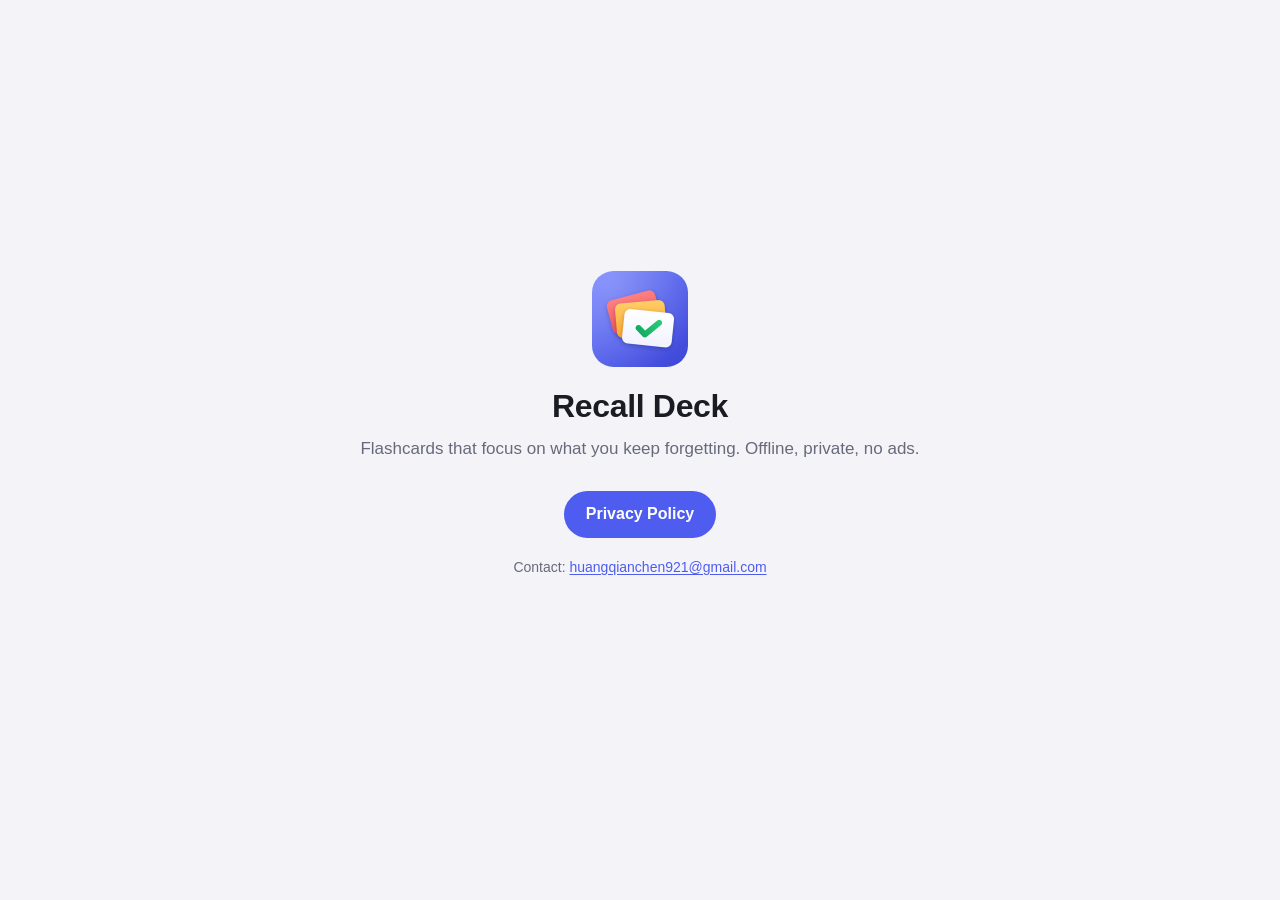
<file: index.html>
<!doctype html>
<html lang="en">
<head>
<meta charset="utf-8">
<meta name="viewport" content="width=device-width, initial-scale=1">
<title>Recall Deck</title>
<meta name="description" content="Flashcards that focus on what you keep forgetting. Offline, private, no ads.">
<link rel="icon" href="icon.png">
<link rel="stylesheet" href="style.css">
</head>
<body>
<div class="wrap home">
<main>
<img class="icon" src="icon.png" alt="" width="96" height="96">
<h1>Recall Deck</h1>
<p class="tagline">Flashcards that focus on what you keep forgetting. Offline, private, no ads.</p>
<nav class="links">
<a class="button" href="privacy/">Privacy Policy</a>
</nav>
<p class="contact">Contact: <a href="mailto:huangqianchen921@gmail.com">huangqianchen921@gmail.com</a></p>
</main>
</div>
</body>
</html>
</file>
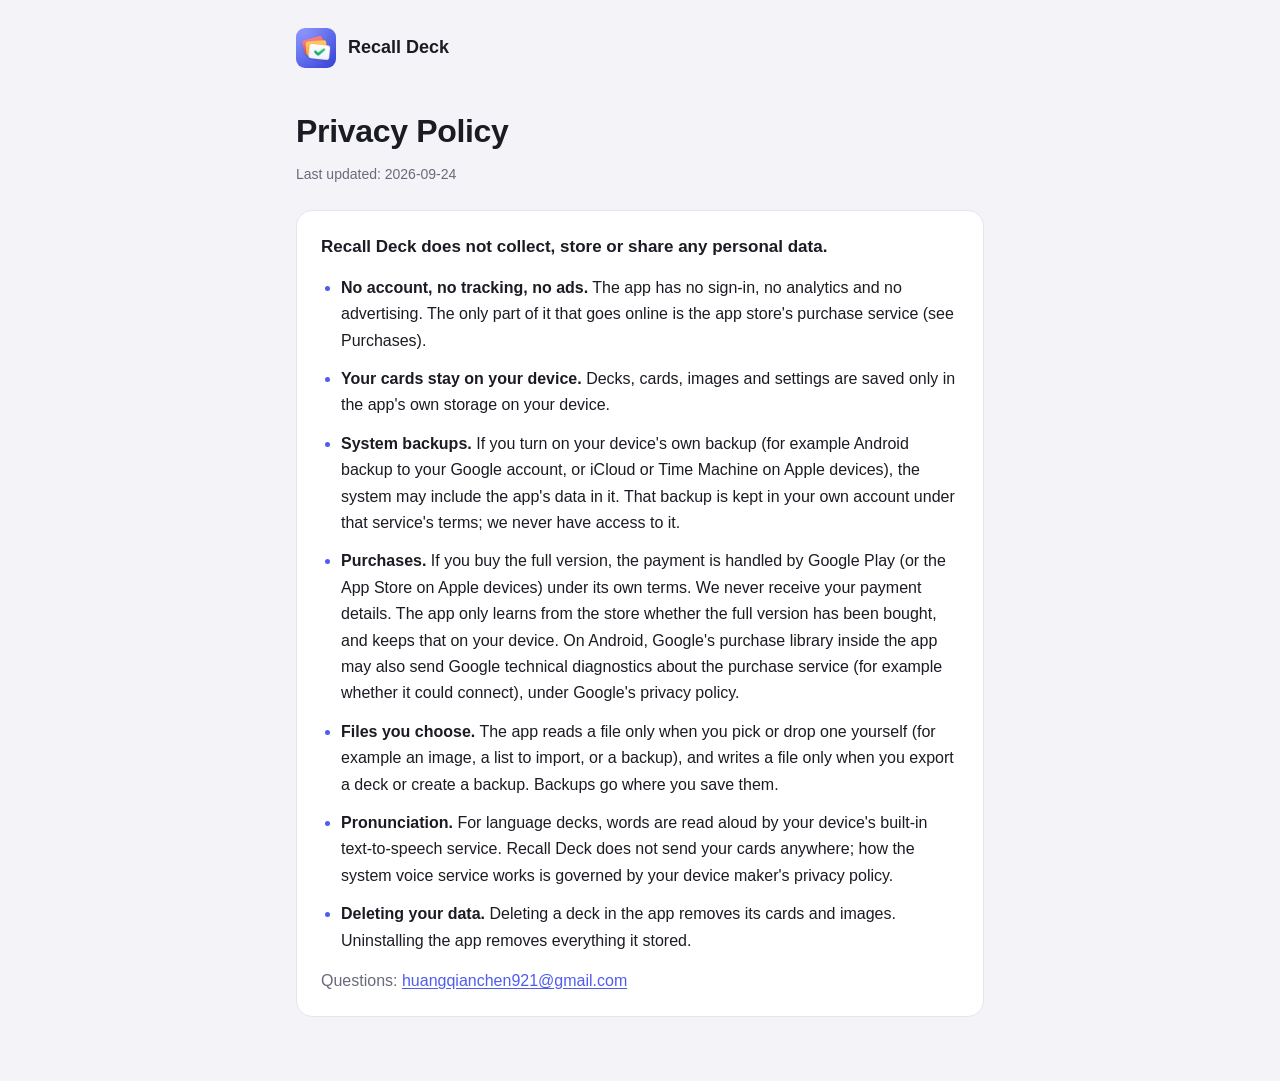
<file: privacy/index.html>
<!doctype html>
<html lang="en">
<head>
<meta charset="utf-8">
<meta name="viewport" content="width=device-width, initial-scale=1">
<title>Privacy Policy · Recall Deck</title>
<meta name="description" content="Recall Deck does not collect, store or share any personal data.">
<link rel="icon" href="../icon.png">
<link rel="stylesheet" href="../style.css">
</head>
<body>
<div class="wrap">
<header><a class="brand" href="../"><img class="icon" src="../icon.png" alt="" width="40" height="40">Recall Deck</a></header>
<main>
<h1>Privacy Policy</h1>
<p class="meta">Last updated: 2026-09-24</p>
<section>
<p class="lead">Recall Deck does not collect, store or share any personal data.</p>
<ul>
<li><strong>No account, no tracking, no ads.</strong> The app has no sign-in, no analytics and no advertising. The only part of it that goes online is the app store's purchase service (see Purchases).</li>
<li><strong>Your cards stay on your device.</strong> Decks, cards, images and settings are saved only in the app's own storage on your device.</li>
<li><strong>System backups.</strong> If you turn on your device's own backup (for example Android backup to your Google account, or iCloud or Time Machine on Apple devices), the system may include the app's data in it. That backup is kept in your own account under that service's terms; we never have access to it.</li>
<li><strong>Purchases.</strong> If you buy the full version, the payment is handled by Google Play (or the App Store on Apple devices) under its own terms. We never receive your payment details. The app only learns from the store whether the full version has been bought, and keeps that on your device. On Android, Google's purchase library inside the app may also send Google technical diagnostics about the purchase service (for example whether it could connect), under Google's privacy policy.</li>
<li><strong>Files you choose.</strong> The app reads a file only when you pick or drop one yourself (for example an image, a list to import, or a backup), and writes a file only when you export a deck or create a backup. Backups go where you save them.</li>
<li><strong>Pronunciation.</strong> For language decks, words are read aloud by your device's built-in text-to-speech service. Recall Deck does not send your cards anywhere; how the system voice service works is governed by your device maker's privacy policy.</li>
<li><strong>Deleting your data.</strong> Deleting a deck in the app removes its cards and images. Uninstalling the app removes everything it stored.</li>
</ul>
<p class="contact">Questions: <a href="mailto:huangqianchen921@gmail.com">huangqianchen921@gmail.com</a></p>
</section>
</main>
</div>
</body>
</html>
</file>
<file: style.css>
/* Colours follow the app's theme (lib/ui/theme.dart). */
:root {
  color-scheme: light;
  --bg: #f4f4f8;
  --surface: #ffffff;
  --text: #1b1c23;
  --muted: #686a7c;
  --border: #e4e4ec;
  --link: #4f5cf0;
  --button: #4f5cf0;
  --on-button: #ffffff;
}

@media (prefers-color-scheme: dark) {
  :root {
    color-scheme: dark;
    --bg: #15161c;
    --surface: #1b1c23;
    --text: #ececf1;
    --muted: #9c9eb1;
    --border: #2b2c37;
    --link: #8a94ff;
    --button: #5865f2;
    --on-button: #ffffff;
  }
}

* {
  box-sizing: border-box;
}

html {
  -webkit-text-size-adjust: 100%;
  text-size-adjust: 100%;
}

body {
  margin: 0;
  background: var(--bg);
  color: var(--text);
  font: 16px/1.65 -apple-system, BlinkMacSystemFont, "Segoe UI", Roboto, "Helvetica Neue", Arial, sans-serif;
}

a {
  color: var(--link);
  text-underline-offset: 2px;
}

.wrap {
  max-width: 720px;
  margin: 0 auto;
  padding: 28px 16px 64px;
}

.brand {
  display: inline-flex;
  align-items: center;
  gap: 12px;
  color: inherit;
  font-size: 18px;
  font-weight: 600;
  text-decoration: none;
}

.icon {
  display: block;
  width: 40px;
  height: 40px;
  border-radius: 22.5%;
}

h1 {
  margin: 36px 0 0;
  font-size: 32px;
  line-height: 1.2;
  letter-spacing: -0.01em;
}

.meta {
  margin: 12px 0 24px;
  color: var(--muted);
  font-size: 14px;
}

section {
  padding: 22px 24px 8px;
  border: 1px solid var(--border);
  border-radius: 16px;
  background: var(--surface);
}

p {
  margin: 0 0 14px;
}

.lead {
  font-size: 17px;
  font-weight: 600;
}

.contact {
  color: var(--muted);
}

ul {
  margin: 0 0 14px;
  padding-left: 1.25em;
}

li {
  margin: 0 0 12px;
}

li::marker {
  color: var(--link);
}

/* Home page */

.home {
  display: flex;
  min-height: 100vh;
  align-items: center;
  justify-content: center;
  text-align: center;
}

.home .icon {
  width: 96px;
  height: 96px;
  margin: 0 auto 20px;
}

.home h1 {
  margin: 0;
}

.tagline {
  margin: 10px 0 0;
  color: var(--muted);
  font-size: 17px;
}

.links {
  display: flex;
  flex-wrap: wrap;
  justify-content: center;
  gap: 10px;
  margin-top: 28px;
}

.button {
  padding: 10px 22px;
  border-radius: 999px;
  background: var(--button);
  color: var(--on-button);
  font-weight: 600;
  text-decoration: none;
}

.home .contact {
  margin-top: 18px;
  font-size: 14px;
}

@media (max-width: 480px) {
  h1 {
    font-size: 28px;
  }

  section {
    padding: 18px 16px 4px;
    border-radius: 14px;
  }
}
</file>
